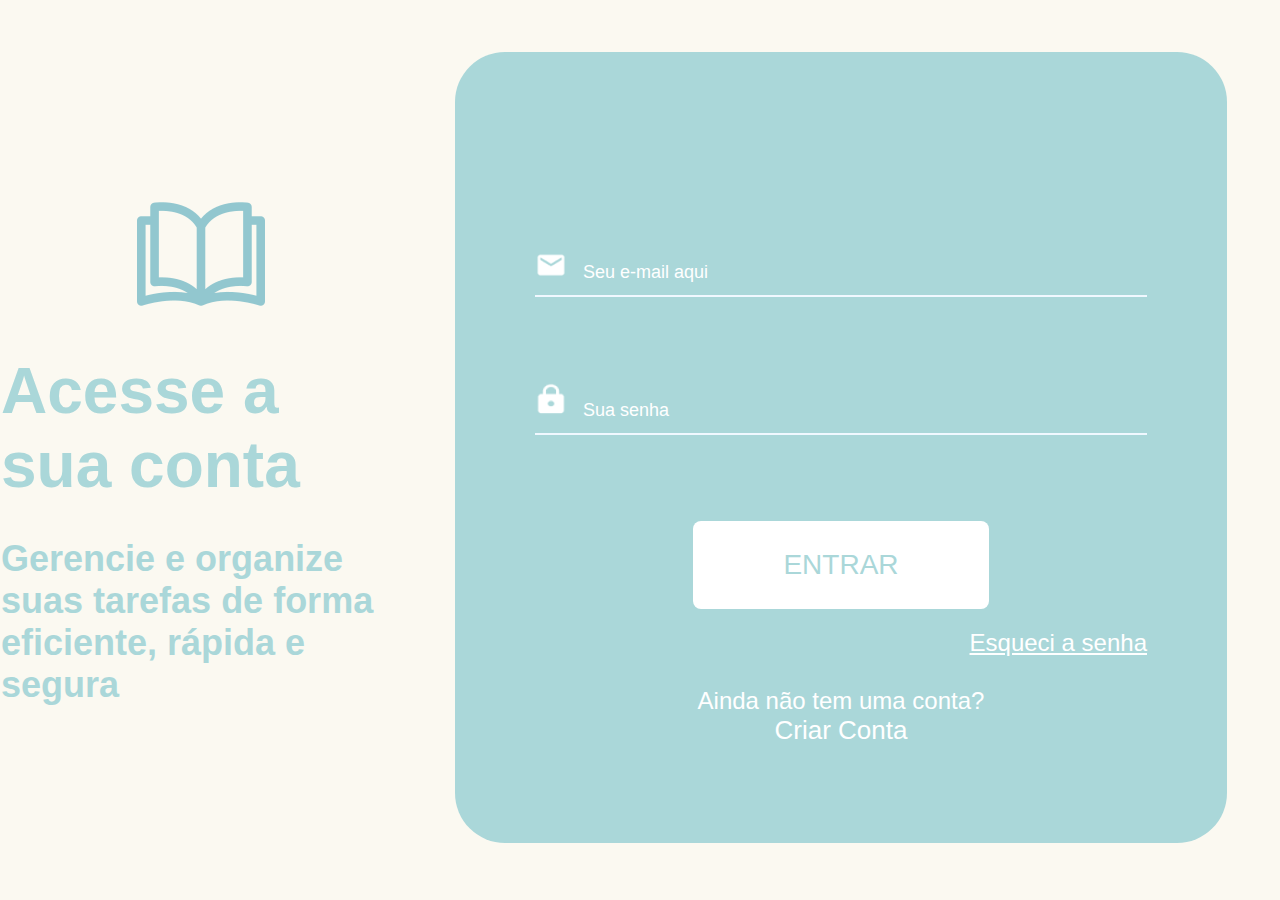
<file: index.html>
<!DOCTYPE html>
<html lang="pt-br">

<head>
    <meta charset="UTF-8">
    <meta http-equiv="X-UA-Compatible" content="IE=edge">
    <meta name="viewport" content="width=device-width, initial-scale=1.0">
    <link rel="stylesheet" href="./Front-TaskLevel/css/login.css">
    <script src="./Front-TaskLevel/js/app.js" defer></script>
    <title>Task Level</title>
</head>

<body>
    <header>
        <img src="./Front-TaskLevel/img/logo.png" alt="">
        <h1>Acesse a sua conta</h1>
        <h4>Gerencie e organize suas tarefas de forma eficiente, rápida e segura</h4>
    </header>
    <main>
        <div>
            <div class="email">
                <img src="./Front-TaskLevel/img/Email 1.png" alt="email" width="32px">
                <input type="email" id="email" name="email" placeholder="Seu e-mail aqui">
                <hr>
            </div>
            <div class="senha">
                <img src="./Front-TaskLevel/img/Lock 1.png" alt="senha" width="32px">
                <input type="password" id="senha" name="senha" placeholder="Sua senha">
                <hr>
            </div>
        </div>
        <div class="main_footer">
            <button onclick="validarLogin()" class="btn_entrar">ENTRAR</button>
            <a class="btn_esqueci_a_senha" href="./Front-TaskLevel/html/esquecerSenha.html">Esqueci a senha</a>
            <p>Ainda não tem uma conta?</p>
            <a class="btn_criar_conta" href="./Front-TaskLevel/html/cadastro.html">Criar Conta</a>
        </div>
    </main>
</body>

</html>
</file>
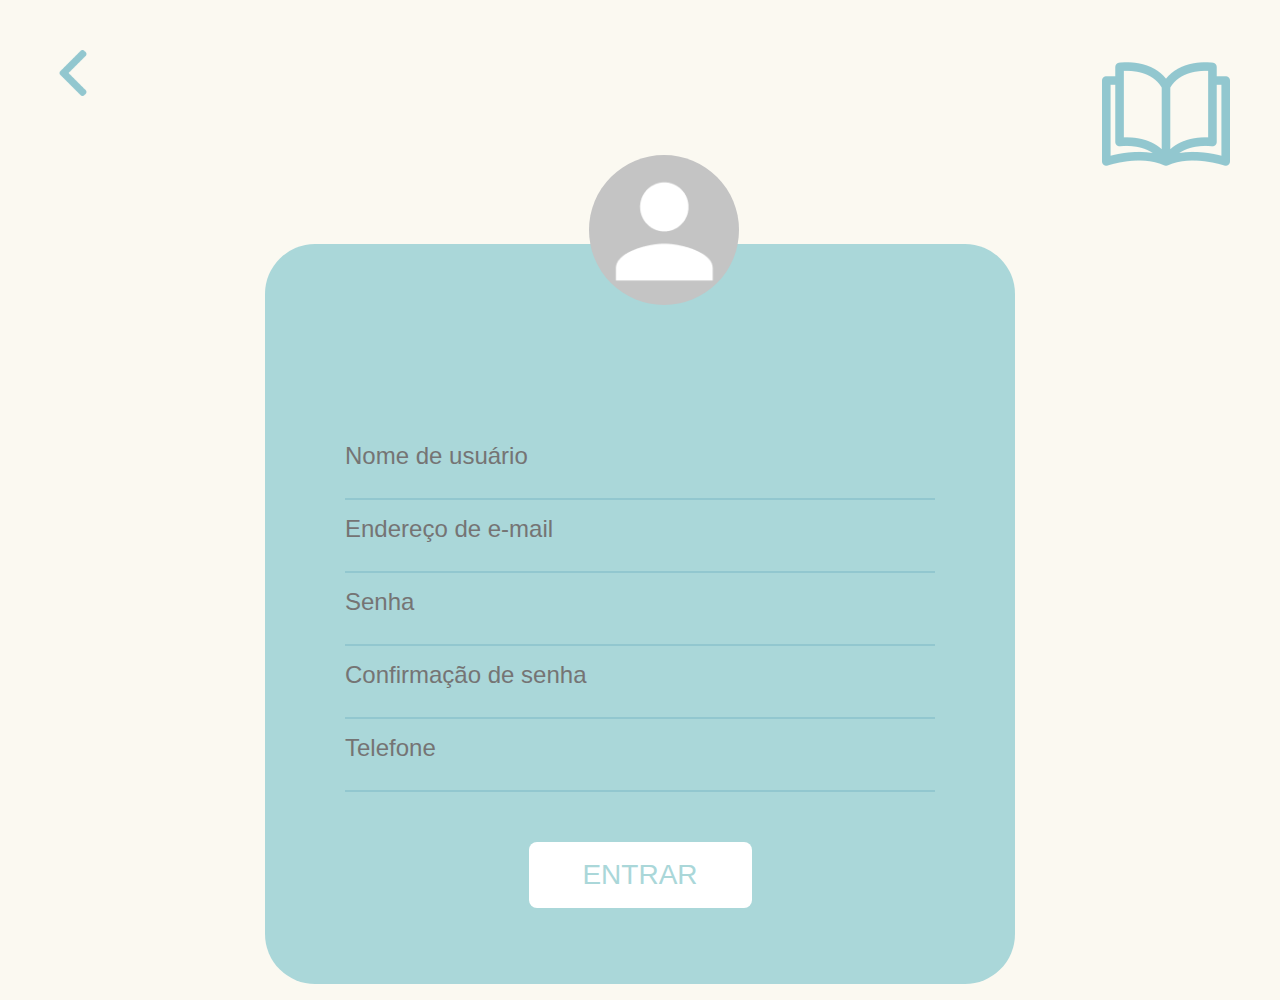
<file: Front-TaskLevel/html/cadastro.html>
<!DOCTYPE html>
<html lang="pt-br">

<head>
    <meta charset="UTF-8">
    <meta name="viewport" content="width=device-width, initial-scale=1.0">
    <link rel="stylesheet" href="../css/cadastro.css">
    <script src="../js/cadastro.js" defer></script>
    <title>Cadastro</title>
</head>

<body>

    <header>
        <a href="../../index.html" class="voltar">
            <img src="../img/voltar.png" alt="">
        </a>
        <img src="../img/logo.png" alt="">
    </header>

    <main>
        <div class="foto">
            <label class="picture" for="picture__input" tabindex="0">
                <span class="picture__image"></span>
            </label>
            <input type="file" name="picture__input" id="picture__input">
        </div>
        <div class="caixa">
            <label id="labelNome">Nome de usuário</label>
            <input type="text" id="nome">
            <hr>

            <label>Endereço de e-mail</label>
            <input type="email" name="email" id="email" required>
            <hr>

            <label id="labelSenha">Senha</label>
            <input type="password" name="senha" id="senha" required>
            <hr>

            <label id="labelConfirmacao">Confirmação de senha</label>
            <input type="password" name="confirmar" id="confirmar">
            <hr>

            <label id="labelTelefone">Telefone</label>
            <input type="text" name="telefone" id="telefone">
            <hr>

            <div class="btn">
                <button class="botao" onclick="cadastrarUsuario()">
                    ENTRAR
                </button>
            </div>
        </div>

    </main>


</body>

</html>
</file>
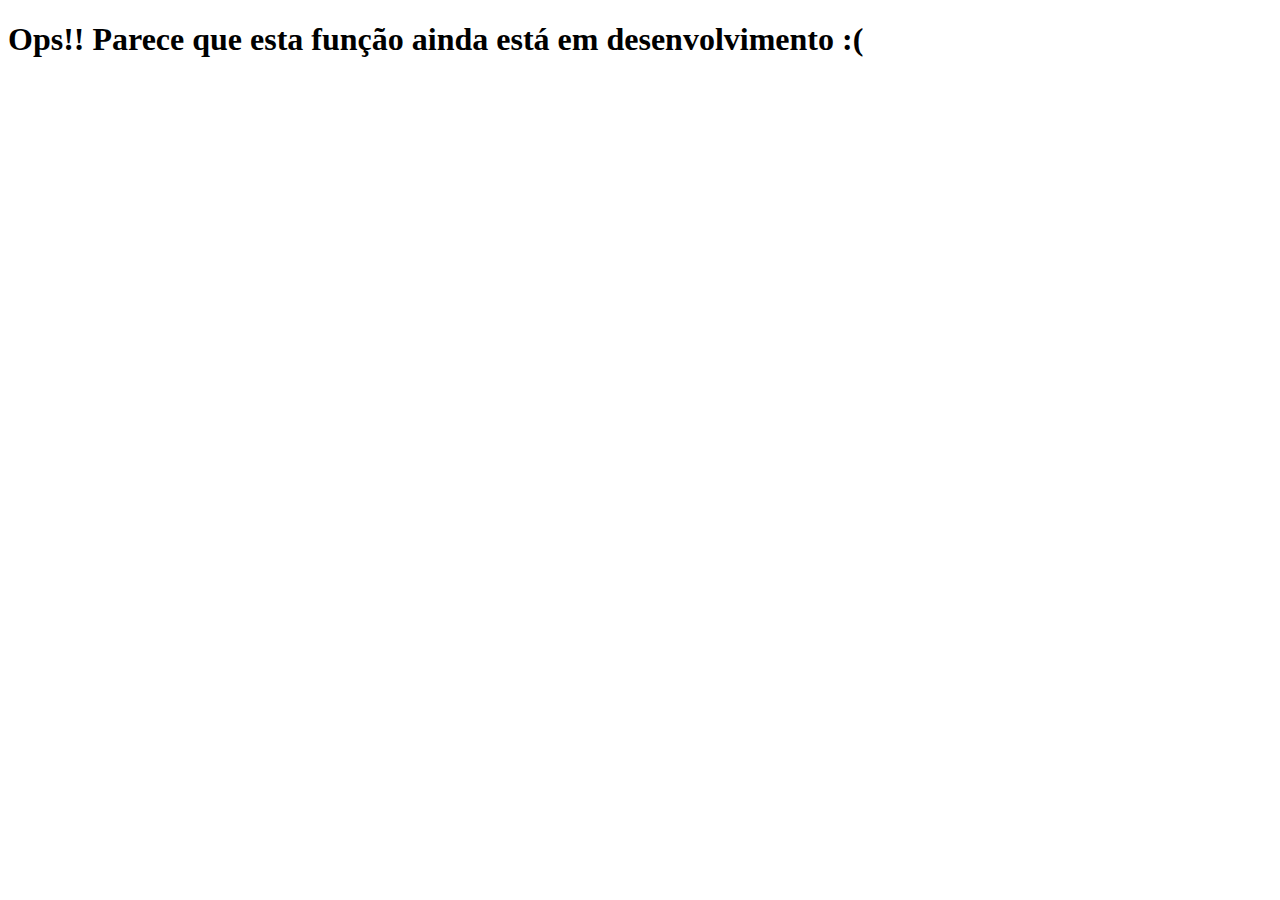
<file: Front-TaskLevel/html/esquecerSenha.html>
<!DOCTYPE html>
<html lang="en">
<head>
    <meta charset="UTF-8">
    <meta http-equiv="X-UA-Compatible" content="IE=edge">
    <meta name="viewport" content="width=device-width, initial-scale=1.0">
    <title>Document</title>
</head>
<body>
    <h1>Ops!! Parece que esta função ainda está em desenvolvimento :(</h1>
</body>
</html>
</file>
<file: Front-TaskLevel/css/login.css>
* {
    margin: 0;
    padding: 0;
    box-sizing: border-box;
}

ul,
ol,
a,
li {
    text-decoration: none;
    list-style: none;
    color: #fff;
}

button {
    border: none;
}

input {
    border: none;
    background-image: none;
    background-color: transparent;
    outline: none;
}

hr {
    border: 1px solid aliceblue;
    margin-bottom: 86px;
}

body {
    background-color: #FBF9F1;
    display: flex;
    justify-content: space-around;
    align-items: center;
}

header {
    color: #AAD7D9;
    display: flex;
    flex-direction: column;
    align-items: center;
    justify-content: center;
    width: 400px;
    gap: 36px;
}

header h1 {
    font-family: 'Franklin Gothic Medium', 'Arial Narrow', Arial, sans-serif;
    font-size: 64px;
}

header h4 {
    font-family: 'Trebuchet MS', 'Lucida Sans Unicode', 'Lucida Grande', 'Lucida Sans', Arial, sans-serif;
    font-size: 36px;
}

main {
    background-color: #AAD7D9;
    color: #fff;
    padding: 198px 80px 60px;
    margin: 52px;

    border-radius: 50px;
    width: 772px;
    height: 791px;
}

.btn_esqueci_a_senha {
    text-decoration: underline;
    place-self: end;
padding: 20px 0px 30px 0px;
}

.btn_entrar {
    cursor: pointer;
    padding: 28px 90px;
    border-radius: 8px;
    background-color: #fff;
    color: #AAD7D9;
    font-size: 28px;
}

input {
    color: #fff;
    padding: 12px;
    font-size: 18px;
}

::placeholder {
    color: #fff;
}

.main_footer {
    display: flex;
    flex-direction: column;
    align-items: center;
    justify-content: center;
}
.main_footer p,a{
    font-size: 24px;
    font-family: Arial, "Helvetica Neue", Helvetica, sans-serif;
}
.btn_criar_conta{
    font-size: 26px;
    font-family: 'Franklin Gothic Medium', 'Arial Narrow', Arial, sans-serif;
}
</file>
<file: Front-TaskLevel/css/cadastro.css>
*{
    margin: 0;
    padding: 0;
    box-sizing: border-box;
    font-family: -apple-system, BlinkMacSystemFont, 'Segoe UI', Roboto, Oxygen, Ubuntu, Cantarell, 'Open Sans', 'Helvetica Neue', sans-serif;
}

ul,
ol,
a,
li{
    text-decoration: none;
    list-style: none;
    color: #fff;
}
button{
    display: flex;
    align-items: center;
    justify-content: center;
    border: none;
   background-color: white;
   width: 223px;
   height: 66px;
   border-radius: 8px;
   

}
input{
    border: none;
    background-image: none;
    background-color: transparent;
    outline: none;
}
hr{
    border: 1px solid #92C7CF;
    margin-bottom: 15px;

}
body{
    background-color: #FBF9F1;
 


}

header{
    display: flex;
    flex-direction: row;
    justify-content: space-between;
    margin: 50px;
}

main{

    display: flex;
    align-items: center;
    justify-content: center;
}
.caixa{
    background-color: #AAD7D9;
    color: #fff;
    padding: 198px 80px 60px;
    margin: 16px;
    border-radius: 50px;
    width: 750px;
    height: 740px;
}
label{
   display: flex;
   align-items: flex-end;
   color: #757474;
  font-size: 24px;
    margin-bottom: 10px;

}
.btn{
    display: flex;
    align-items: center;
  justify-content: center;
    margin-top: 50px;
    
}
.botao{
    cursor: pointer;
    color: #AAD7D9; 
    font-size: 28px;
}


#picture__input {
    display: none;
}

.picture {
    width: 150px;
    height: 150px;
    border-radius: 50%;
    background-image: url(../img/Person.png);
    background-repeat: no-repeat;
    background-size: cover;
    color: transparent;
    border: 2px solid;
    cursor: pointer;
    font-family: sans-serif;
    outline: none;
    overflow: hidden;
    background-color: #C4C4C4;
    position: absolute;
    bottom: 65%;
    left: 46%;
    
}
</file>
